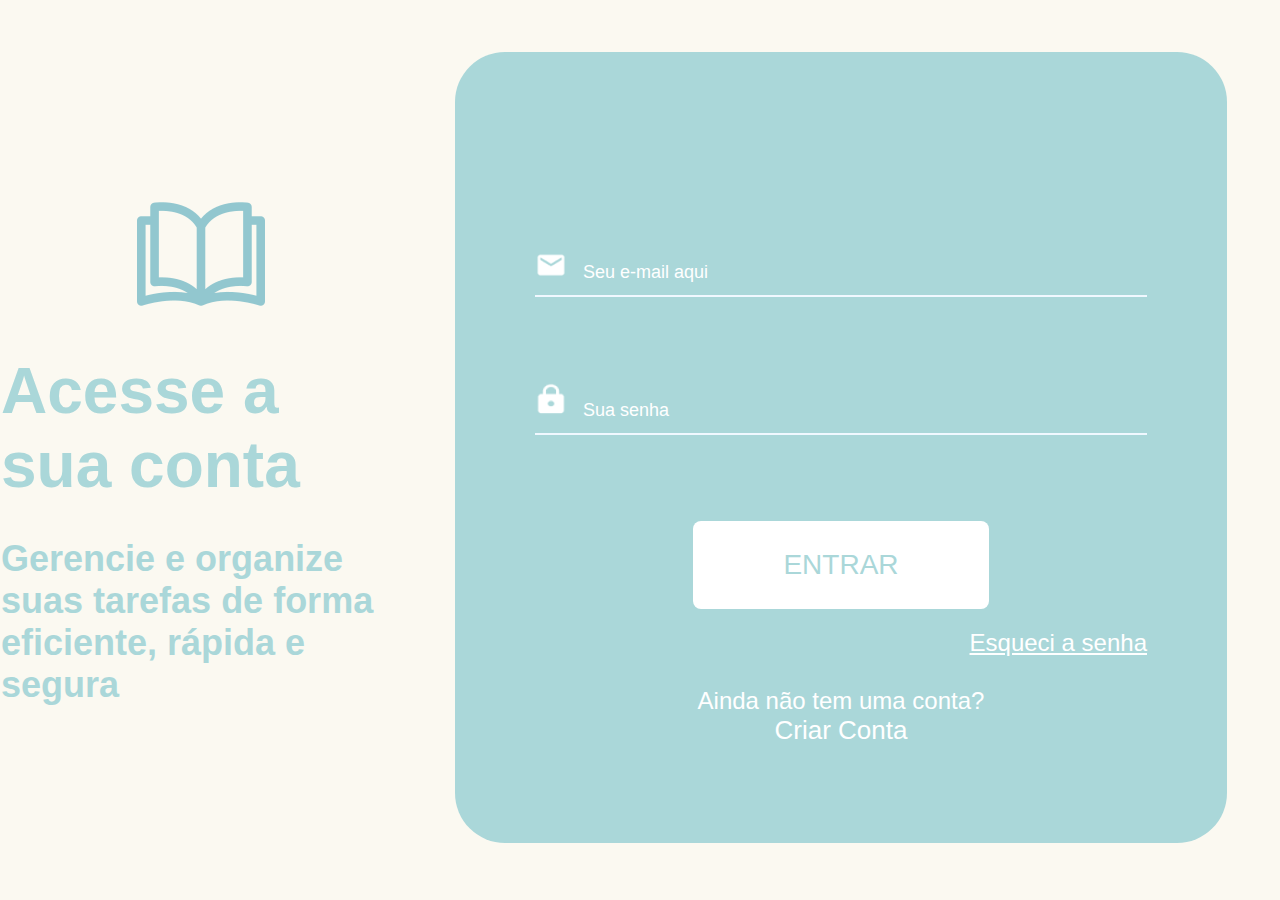
<file: index.html>
<!DOCTYPE html>
<html lang="pt-br">

<head>
    <meta charset="UTF-8">
    <meta http-equiv="X-UA-Compatible" content="IE=edge">
    <meta name="viewport" content="width=device-width, initial-scale=1.0">
    <link rel="stylesheet" href="./Front-TaskLevel/css/login.css">
    <script src="./Front-TaskLevel/js/app.js" defer></script>
    <title>Task Level</title>
</head>

<body>
    <header>
        <img src="./Front-TaskLevel/img/logo.png" alt="">
        <h1>Acesse a sua conta</h1>
        <h4>Gerencie e organize suas tarefas de forma eficiente, rápida e segura</h4>
    </header>
    <main>
        <div>
            <div class="email">
                <img src="./Front-TaskLevel/img/Email 1.png" alt="email" width="32px">
                <input type="email" id="email" name="email" placeholder="Seu e-mail aqui">
                <hr>
            </div>
            <div class="senha">
                <img src="./Front-TaskLevel/img/Lock 1.png" alt="senha" width="32px">
                <input type="password" id="senha" name="senha" placeholder="Sua senha">
                <hr>
            </div>
        </div>
        <div class="main_footer">
            <button onclick="validarLogin()" class="btn_entrar">ENTRAR</button>
            <a class="btn_esqueci_a_senha" href="./Front-TaskLevel/html/esquecerSenha.html">Esqueci a senha</a>
            <p>Ainda não tem uma conta?</p>
            <a class="btn_criar_conta" href="./Front-TaskLevel/html/cadastro.html">Criar Conta</a>
        </div>
    </main>
</body>

</html>
</file>
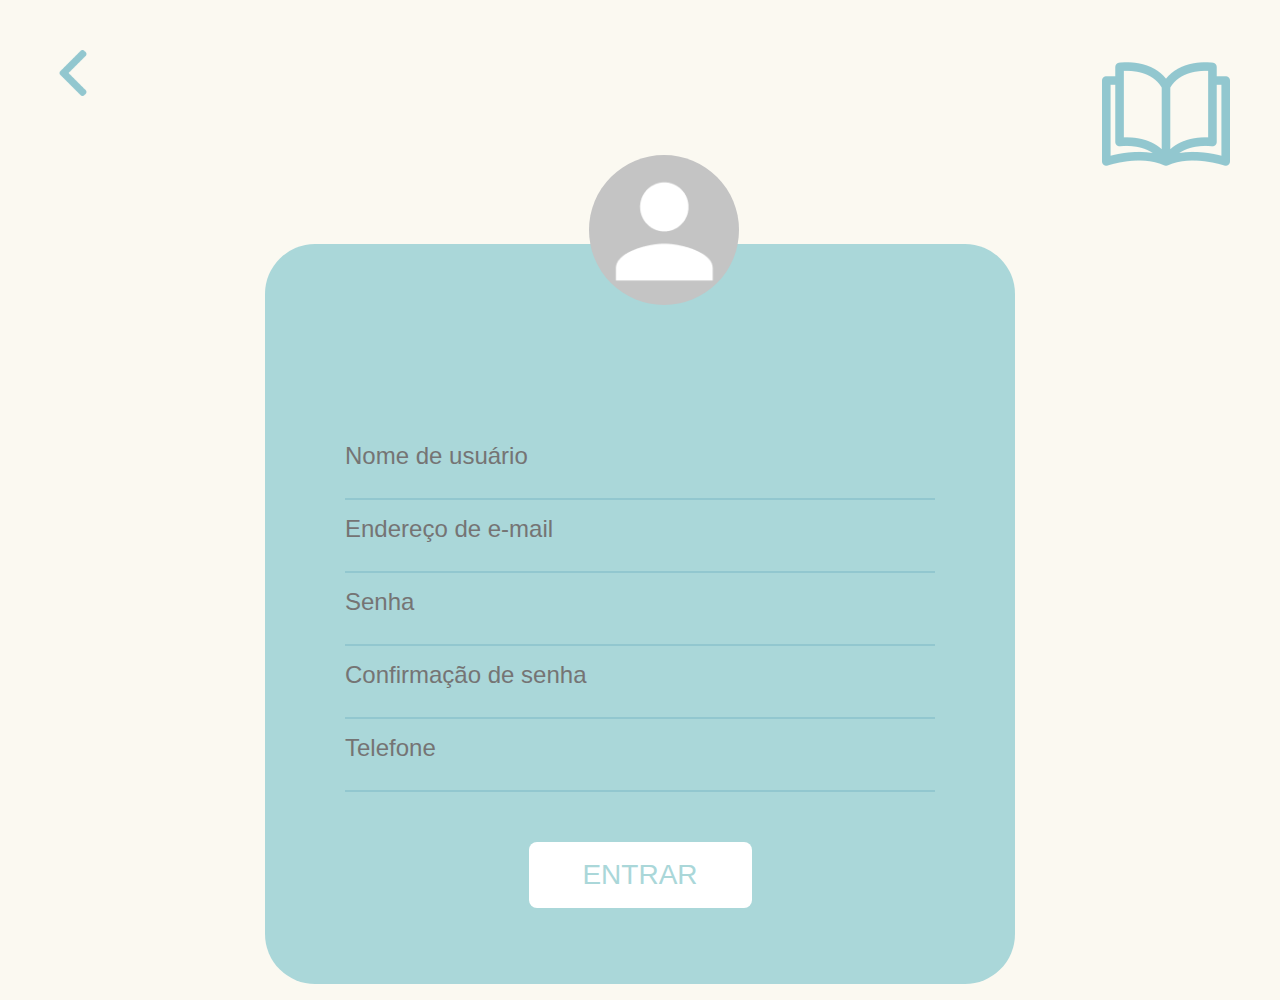
<file: Front-TaskLevel/html/cadastro.html>
<!DOCTYPE html>
<html lang="pt-br">

<head>
    <meta charset="UTF-8">
    <meta name="viewport" content="width=device-width, initial-scale=1.0">
    <link rel="stylesheet" href="../css/cadastro.css">
    <script src="../js/cadastro.js" defer></script>
    <title>Cadastro</title>
</head>

<body>

    <header>
        <a href="../../index.html" class="voltar">
            <img src="../img/voltar.png" alt="">
        </a>
        <img src="../img/logo.png" alt="">
    </header>

    <main>
        <div class="foto">
            <label class="picture" for="picture__input" tabindex="0">
                <span class="picture__image"></span>
            </label>
            <input type="file" name="picture__input" id="picture__input">
        </div>
        <div class="caixa">
            <label id="labelNome">Nome de usuário</label>
            <input type="text" id="nome">
            <hr>

            <label>Endereço de e-mail</label>
            <input type="email" name="email" id="email" required>
            <hr>

            <label id="labelSenha">Senha</label>
            <input type="password" name="senha" id="senha" required>
            <hr>

            <label id="labelConfirmacao">Confirmação de senha</label>
            <input type="password" name="confirmar" id="confirmar">
            <hr>

            <label id="labelTelefone">Telefone</label>
            <input type="text" name="telefone" id="telefone">
            <hr>

            <div class="btn">
                <button class="botao" onclick="cadastrarUsuario()">
                    ENTRAR
                </button>
            </div>
        </div>

    </main>


</body>

</html>
</file>
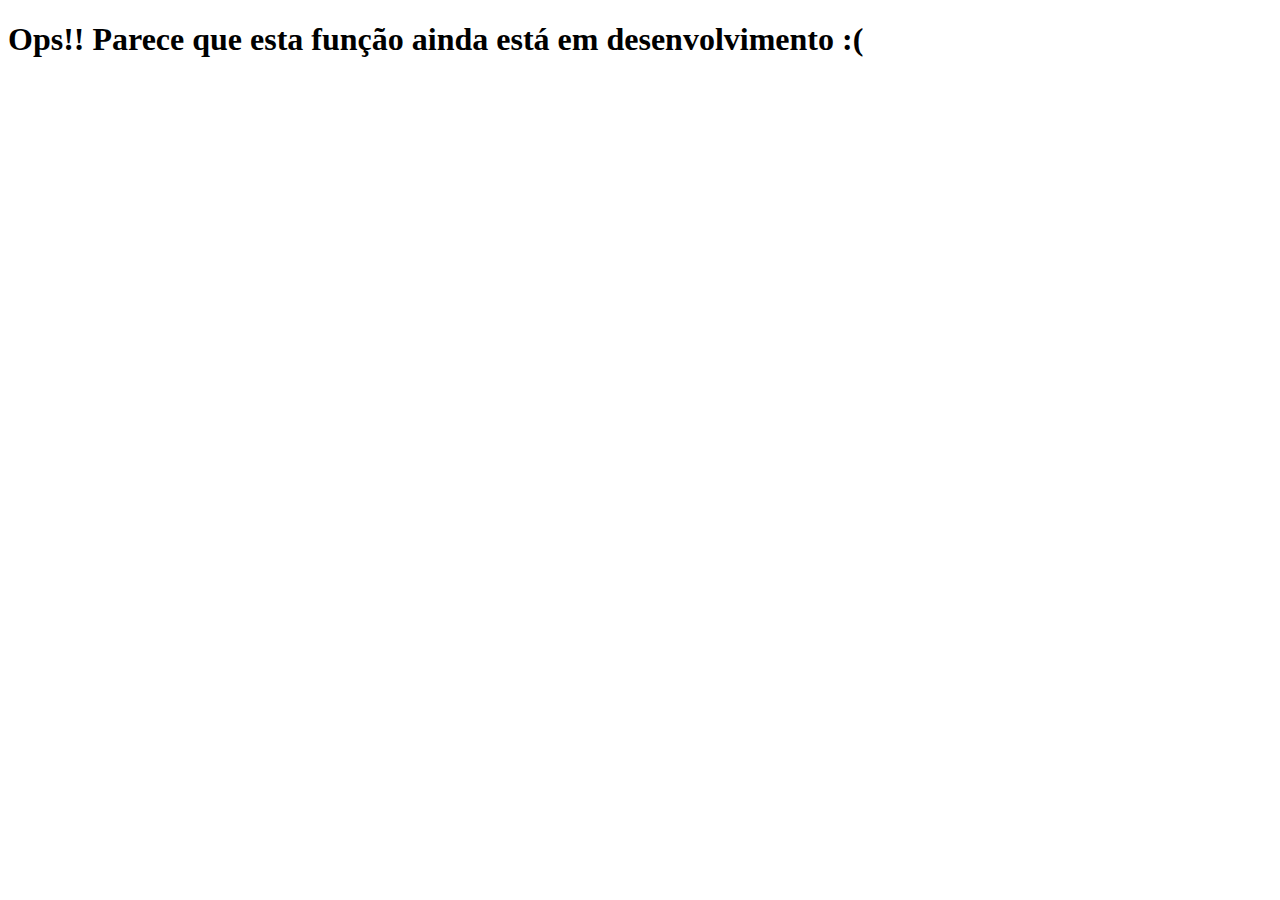
<file: Front-TaskLevel/html/esquecerSenha.html>
<!DOCTYPE html>
<html lang="en">
<head>
    <meta charset="UTF-8">
    <meta http-equiv="X-UA-Compatible" content="IE=edge">
    <meta name="viewport" content="width=device-width, initial-scale=1.0">
    <title>Document</title>
</head>
<body>
    <h1>Ops!! Parece que esta função ainda está em desenvolvimento :(</h1>
</body>
</html>
</file>
<file: Front-TaskLevel/css/login.css>
* {
    margin: 0;
    padding: 0;
    box-sizing: border-box;
}

ul,
ol,
a,
li {
    text-decoration: none;
    list-style: none;
    color: #fff;
}

button {
    border: none;
}

input {
    border: none;
    background-image: none;
    background-color: transparent;
    outline: none;
}

hr {
    border: 1px solid aliceblue;
    margin-bottom: 86px;
}

body {
    background-color: #FBF9F1;
    display: flex;
    justify-content: space-around;
    align-items: center;
}

header {
    color: #AAD7D9;
    display: flex;
    flex-direction: column;
    align-items: center;
    justify-content: center;
    width: 400px;
    gap: 36px;
}

header h1 {
    font-family: 'Franklin Gothic Medium', 'Arial Narrow', Arial, sans-serif;
    font-size: 64px;
}

header h4 {
    font-family: 'Trebuchet MS', 'Lucida Sans Unicode', 'Lucida Grande', 'Lucida Sans', Arial, sans-serif;
    font-size: 36px;
}

main {
    background-color: #AAD7D9;
    color: #fff;
    padding: 198px 80px 60px;
    margin: 52px;

    border-radius: 50px;
    width: 772px;
    height: 791px;
}

.btn_esqueci_a_senha {
    text-decoration: underline;
    place-self: end;
padding: 20px 0px 30px 0px;
}

.btn_entrar {
    cursor: pointer;
    padding: 28px 90px;
    border-radius: 8px;
    background-color: #fff;
    color: #AAD7D9;
    font-size: 28px;
}

input {
    color: #fff;
    padding: 12px;
    font-size: 18px;
}

::placeholder {
    color: #fff;
}

.main_footer {
    display: flex;
    flex-direction: column;
    align-items: center;
    justify-content: center;
}
.main_footer p,a{
    font-size: 24px;
    font-family: Arial, "Helvetica Neue", Helvetica, sans-serif;
}
.btn_criar_conta{
    font-size: 26px;
    font-family: 'Franklin Gothic Medium', 'Arial Narrow', Arial, sans-serif;
}
</file>
<file: Front-TaskLevel/css/cadastro.css>
*{
    margin: 0;
    padding: 0;
    box-sizing: border-box;
    font-family: -apple-system, BlinkMacSystemFont, 'Segoe UI', Roboto, Oxygen, Ubuntu, Cantarell, 'Open Sans', 'Helvetica Neue', sans-serif;
}

ul,
ol,
a,
li{
    text-decoration: none;
    list-style: none;
    color: #fff;
}
button{
    display: flex;
    align-items: center;
    justify-content: center;
    border: none;
   background-color: white;
   width: 223px;
   height: 66px;
   border-radius: 8px;
   

}
input{
    border: none;
    background-image: none;
    background-color: transparent;
    outline: none;
}
hr{
    border: 1px solid #92C7CF;
    margin-bottom: 15px;

}
body{
    background-color: #FBF9F1;
 


}

header{
    display: flex;
    flex-direction: row;
    justify-content: space-between;
    margin: 50px;
}

main{

    display: flex;
    align-items: center;
    justify-content: center;
}
.caixa{
    background-color: #AAD7D9;
    color: #fff;
    padding: 198px 80px 60px;
    margin: 16px;
    border-radius: 50px;
    width: 750px;
    height: 740px;
}
label{
   display: flex;
   align-items: flex-end;
   color: #757474;
  font-size: 24px;
    margin-bottom: 10px;

}
.btn{
    display: flex;
    align-items: center;
  justify-content: center;
    margin-top: 50px;
    
}
.botao{
    cursor: pointer;
    color: #AAD7D9; 
    font-size: 28px;
}


#picture__input {
    display: none;
}

.picture {
    width: 150px;
    height: 150px;
    border-radius: 50%;
    background-image: url(../img/Person.png);
    background-repeat: no-repeat;
    background-size: cover;
    color: transparent;
    border: 2px solid;
    cursor: pointer;
    font-family: sans-serif;
    outline: none;
    overflow: hidden;
    background-color: #C4C4C4;
    position: absolute;
    bottom: 65%;
    left: 46%;
    
}
</file>
